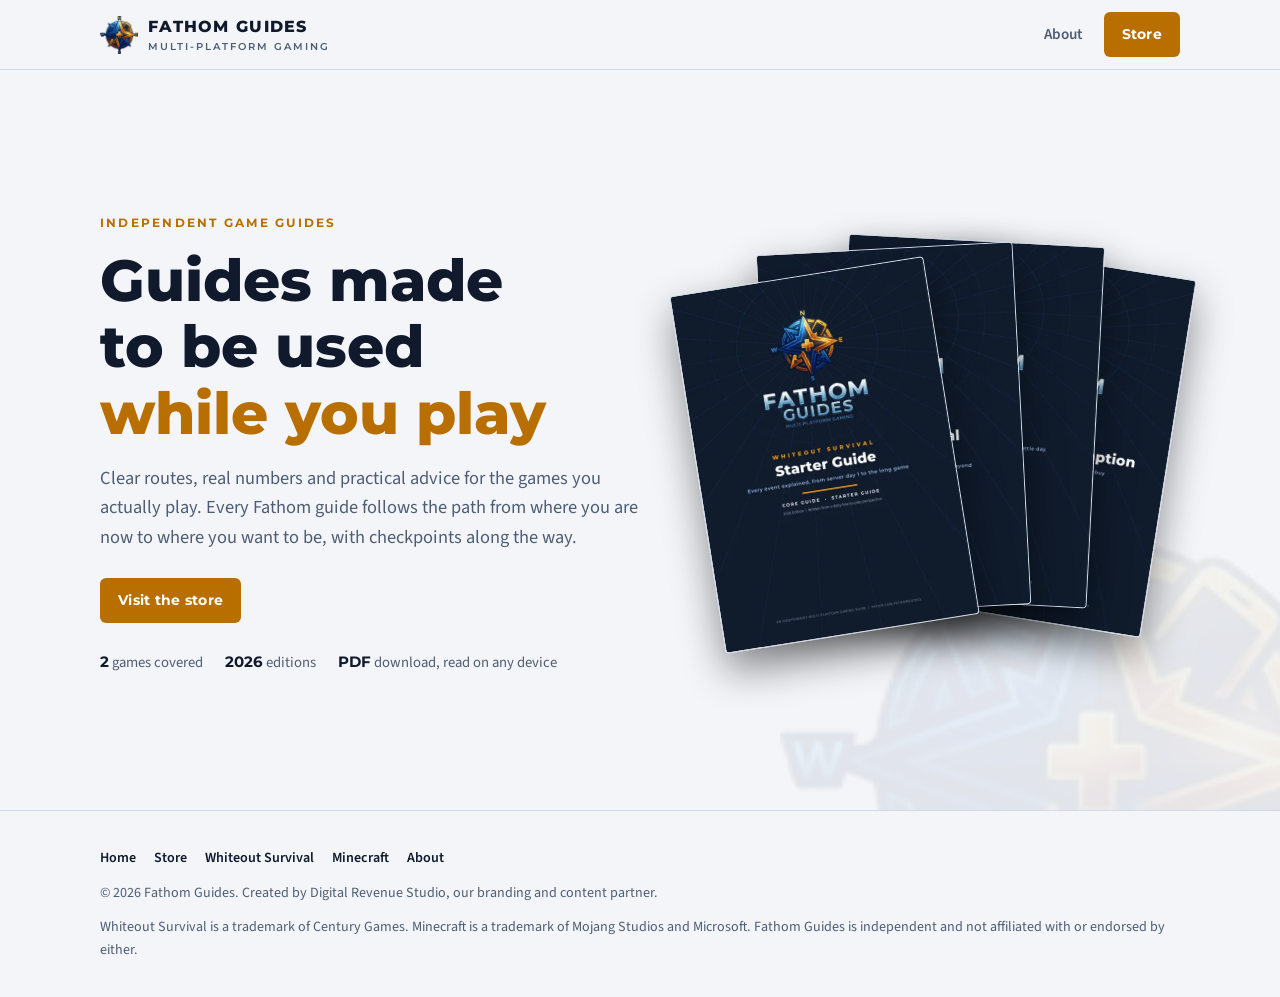
<file: index.html>
<!doctype html>
<html lang="en-GB"><head><meta charset="utf-8">
<meta name="viewport" content="width=device-width, initial-scale=1, viewport-fit=cover">
<title>Fathom Guides | Game guides made to be used while you play</title><meta name="description" content="Independent, practical game guides for Whiteout Survival and Minecraft. Clear routes, real numbers, made to be used while you play.">
<meta property="og:title" content="Fathom Guides | Game guides made to be used while you play"><meta property="og:description" content="Independent, practical game guides for Whiteout Survival and Minecraft. Clear routes, real numbers, made to be used while you play."><meta property="og:image" content="img/logo.webp">
<link rel="icon" type="image/png" href="img/favicon.png">
<link rel="preconnect" href="https://fonts.googleapis.com"><link rel="preconnect" href="https://fonts.gstatic.com" crossorigin>
<link rel="stylesheet" href="https://fonts.googleapis.com/css2?family=Montserrat:wght@600;700;800&family=Source+Sans+3:ital,wght@0,400;0,600;0,700;1,400&family=JetBrains+Mono:wght@500;700&display=swap">
<link rel="stylesheet" href="assets/style.css"></head>
<body>
<header class="top"><div class="wrap">
<a class="brand" href="index.html"><img src="img/compass.webp" alt=""><span>FATHOM GUIDES<small>MULTI-PLATFORM GAMING</small></span></a>
<nav aria-label="Main"><a class="navlink" href="about.html">About</a>
<a class="btn btn-gold" href="shop.html">Store</a></nav></div></header>
<main id="top">
<div class="hero home"><img class="bearing" src="img/compass.webp" alt=""><div class="wrap">
<div><div class="eyebrow">Independent game guides</div>
<h1>Guides made to be used <em>while you play</em></h1>
<p class="lead">Clear routes, real numbers and practical advice for the games you actually play. Every Fathom guide follows the path from where you are now to where you want to be, with checkpoints along the way.</p>
<div class="cta"><a class="btn btn-gold" href="shop.html">Visit the store</a></div>
<div class="facts"><span><b>2</b> games covered</span><span><b>2026</b> editions</span><span><b>PDF</b> download, read on any device</span></div></div>
<div class="fan" aria-hidden="true"><img src="img/wos-starter.webp" alt=""><img src="img/mc-manual.webp" alt=""><img src="img/wos-app2.webp" alt=""><img src="img/wos-app3.webp" alt=""></div>
</div></div>
</main><footer><div class="wrap">
<div class="links"><a href="index.html">Home</a><a href="shop.html">Store</a><a href="whiteout-survival.html">Whiteout Survival</a><a href="minecraft.html">Minecraft</a><a href="about.html">About</a></div>
<div>&copy; 2026 Fathom Guides. Created by Digital Revenue Studio, our branding and content partner.</div>
<div>Whiteout Survival is a trademark of Century Games. Minecraft is a trademark of Mojang Studios and Microsoft. Fathom Guides is independent and not affiliated with or endorsed by either.</div>
</div></footer>
<script src="data/updates.js"></script><script src="assets/site.js"></script>
</body></html>
</file>
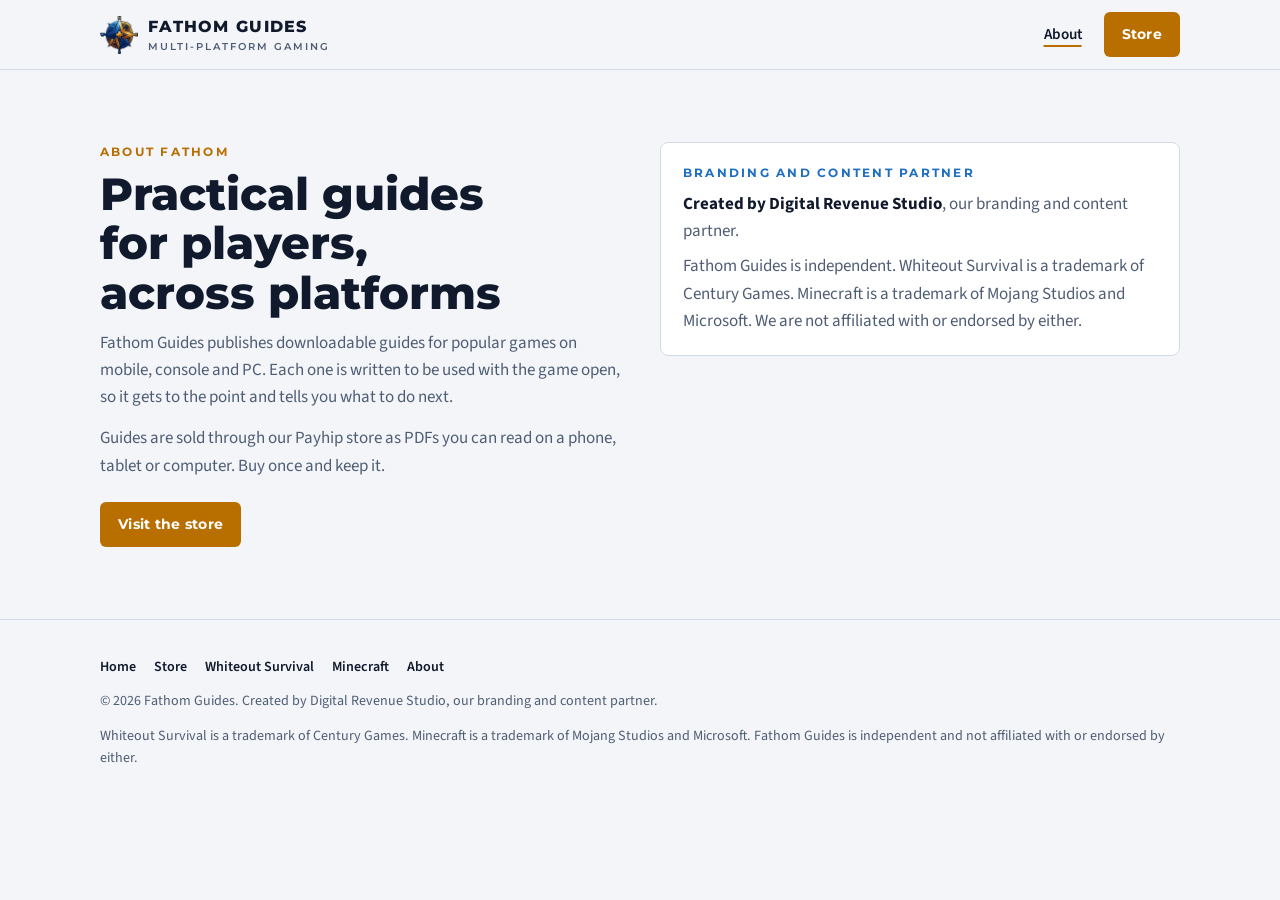
<file: about.html>
<!doctype html>
<html lang="en-GB"><head><meta charset="utf-8">
<meta name="viewport" content="width=device-width, initial-scale=1, viewport-fit=cover">
<title>About | Fathom Guides</title><meta name="description" content="About Fathom Guides, independent practical game guides created with Digital Revenue Studio.">
<meta property="og:title" content="About | Fathom Guides"><meta property="og:description" content="About Fathom Guides, independent practical game guides created with Digital Revenue Studio."><meta property="og:image" content="img/logo.webp">
<link rel="icon" type="image/png" href="img/favicon.png">
<link rel="preconnect" href="https://fonts.googleapis.com"><link rel="preconnect" href="https://fonts.gstatic.com" crossorigin>
<link rel="stylesheet" href="https://fonts.googleapis.com/css2?family=Montserrat:wght@600;700;800&family=Source+Sans+3:ital,wght@0,400;0,600;0,700;1,400&family=JetBrains+Mono:wght@500;700&display=swap">
<link rel="stylesheet" href="assets/style.css"></head>
<body>
<header class="top"><div class="wrap">
<a class="brand" href="index.html"><img src="img/compass.webp" alt=""><span>FATHOM GUIDES<small>MULTI-PLATFORM GAMING</small></span></a>
<nav aria-label="Main"><a class="navlink" href="about.html" aria-current="page">About</a>
<a class="btn btn-gold" href="shop.html">Store</a></nav></div></header>
<main>
<section id="about" class="about-page"><div class="wrap about">
<div><div class="eyebrow">About Fathom</div>
<h1 class="h-page">Practical guides for players, across platforms</h1>
<p>Fathom Guides publishes downloadable guides for popular games on mobile, console and PC. Each one is written to be used with the game open, so it gets to the point and tells you what to do next.</p>
<p>Guides are sold through our Payhip store as PDFs you can read on a phone, tablet or computer. Buy once and keep it.</p>
<div class="cta" style="margin-top:22px"><a class="btn btn-gold" href="shop.html">Visit the store</a></div></div>
<div class="partner"><div class="eyebrow">Branding and content partner</div>
<p><strong style="color:var(--fg)">Created by Digital Revenue Studio</strong>, our branding and content partner.</p>
<p>Fathom Guides is independent. Whiteout Survival is a trademark of Century Games. Minecraft is a trademark of Mojang Studios and Microsoft. We are not affiliated with or endorsed by either.</p></div>
</div></section>
</main><footer><div class="wrap">
<div class="links"><a href="index.html">Home</a><a href="shop.html">Store</a><a href="whiteout-survival.html">Whiteout Survival</a><a href="minecraft.html">Minecraft</a><a href="about.html">About</a></div>
<div>&copy; 2026 Fathom Guides. Created by Digital Revenue Studio, our branding and content partner.</div>
<div>Whiteout Survival is a trademark of Century Games. Minecraft is a trademark of Mojang Studios and Microsoft. Fathom Guides is independent and not affiliated with or endorsed by either.</div>
</div></footer>
<script src="data/updates.js"></script><script src="assets/site.js"></script>
</body></html>
</file>
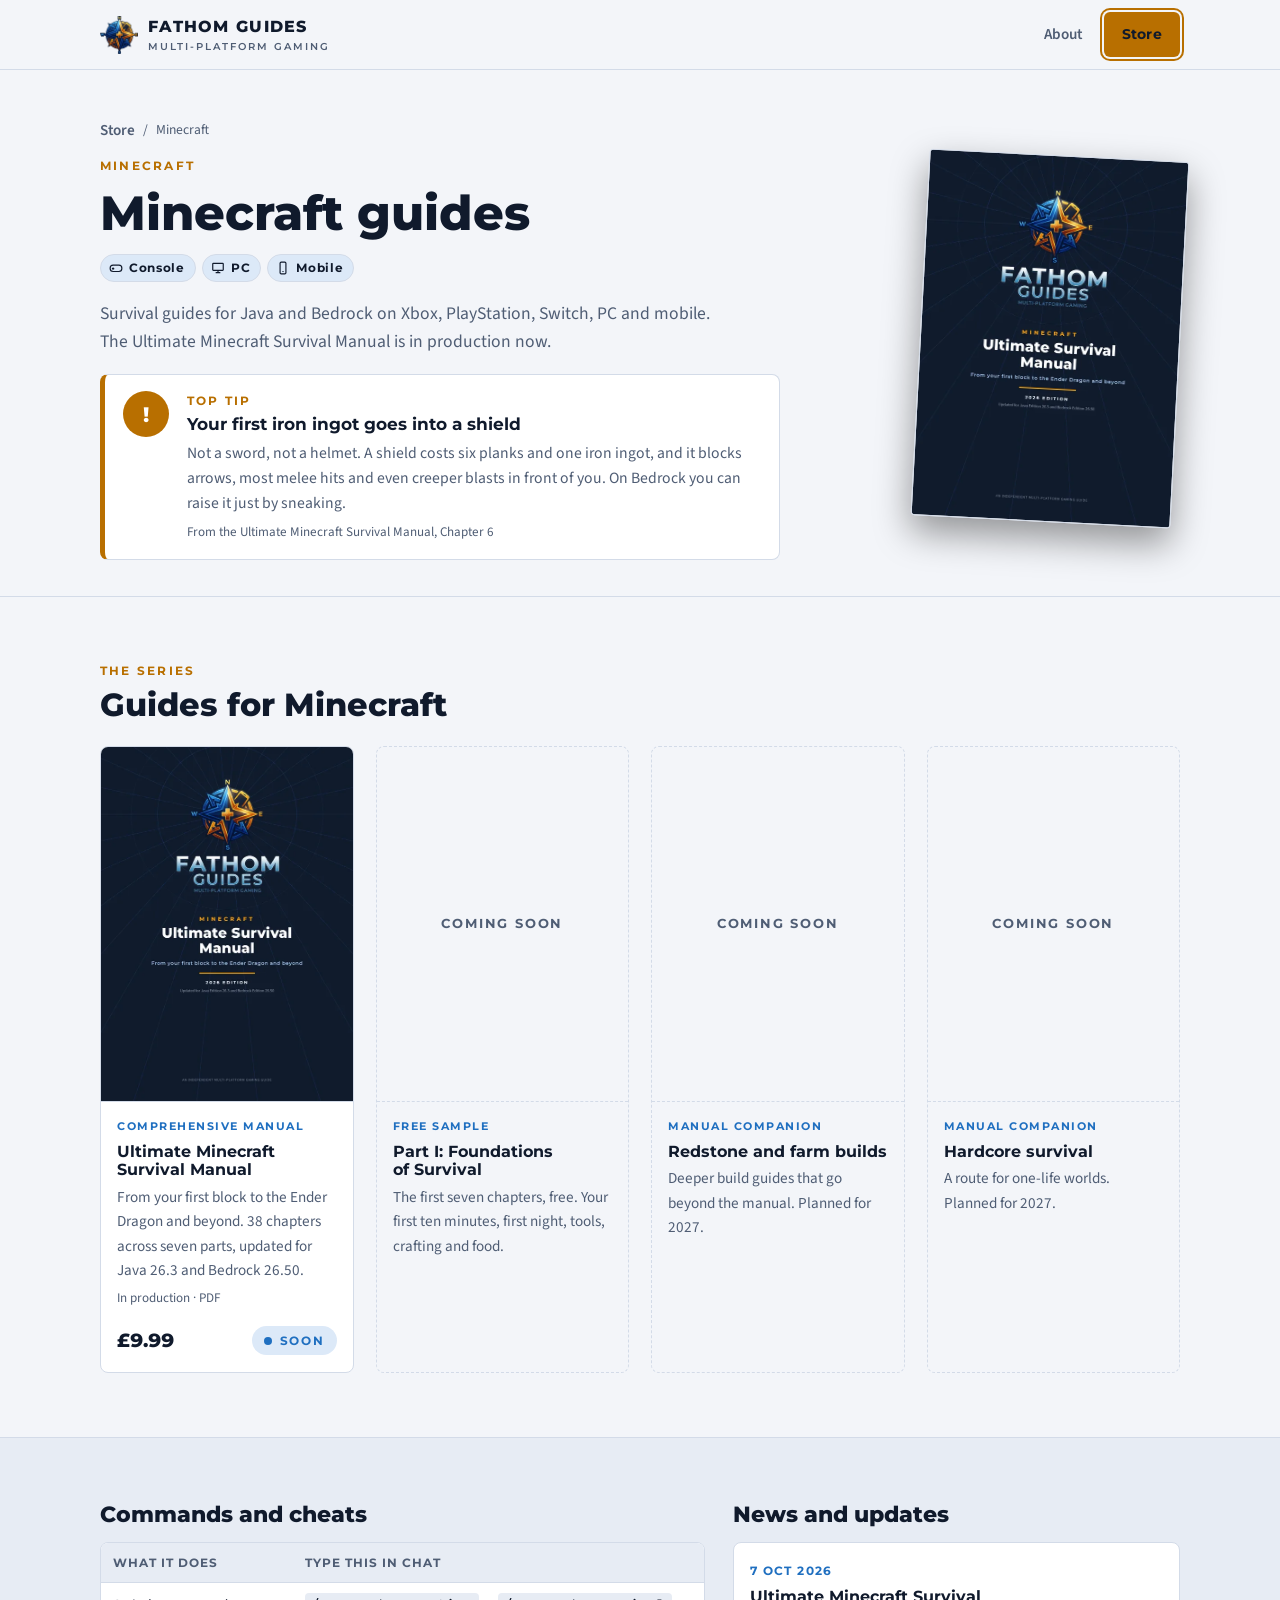
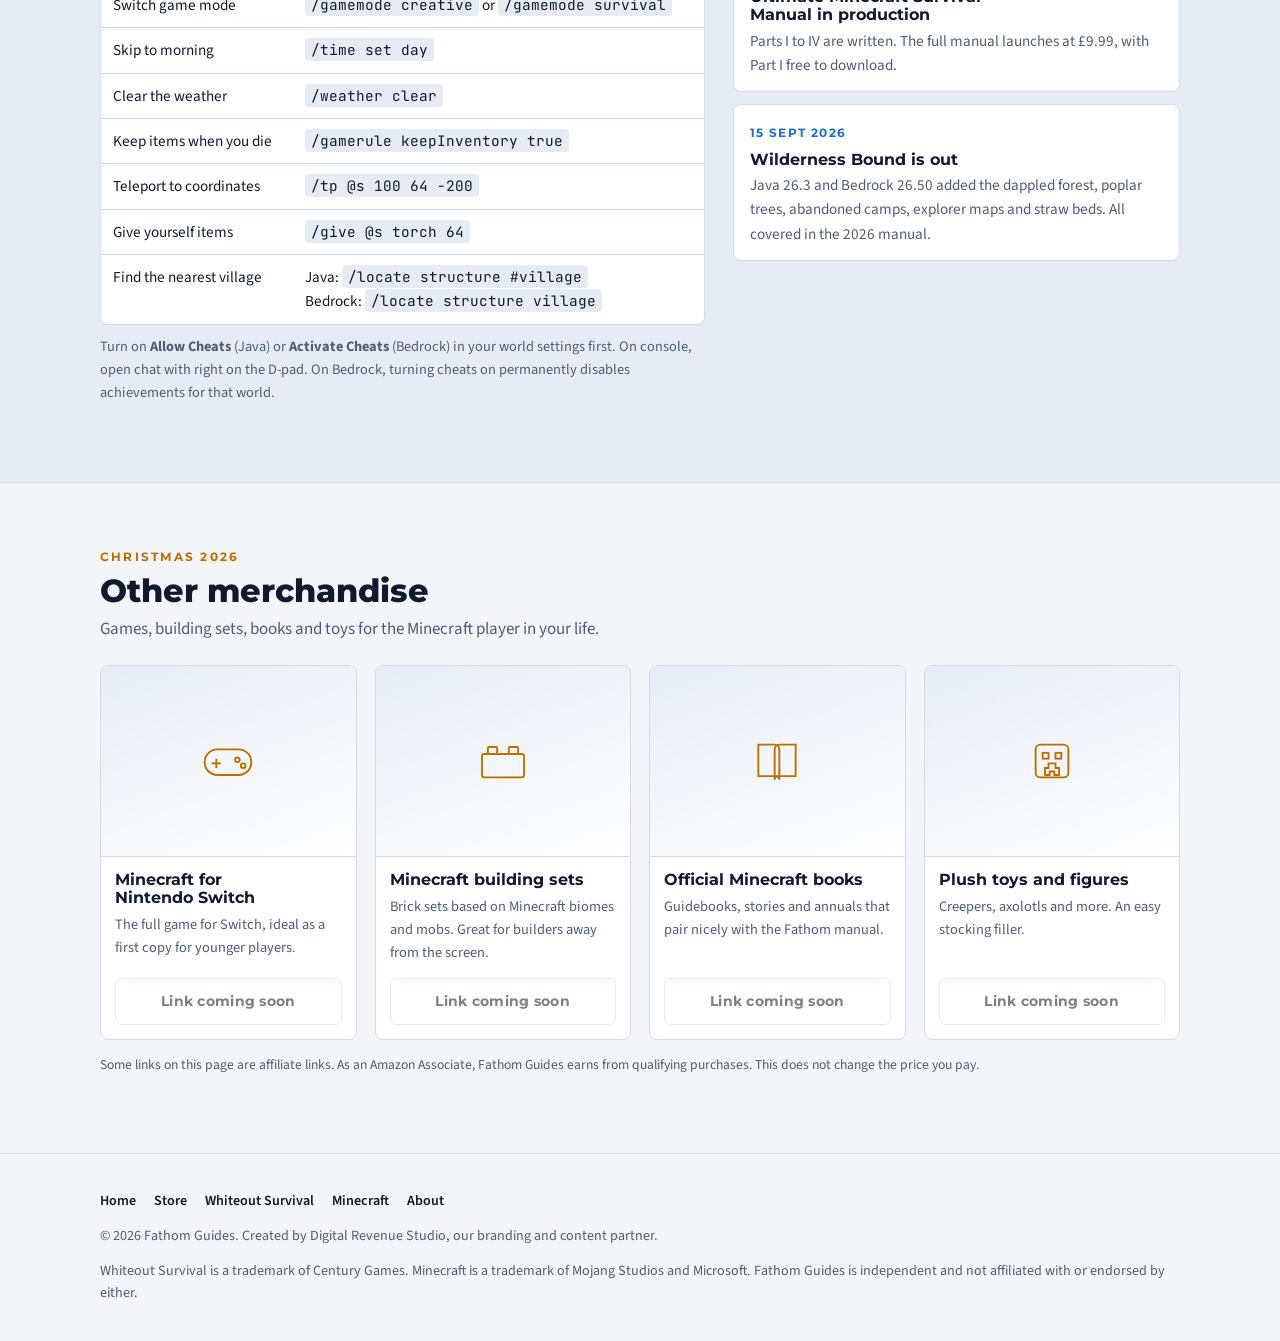
<file: minecraft.html>
<!doctype html>
<html lang="en-GB"><head><meta charset="utf-8">
<meta name="viewport" content="width=device-width, initial-scale=1, viewport-fit=cover">
<title>Minecraft Guides | Fathom Guides</title><meta name="description" content="The Ultimate Minecraft Survival Manual, Minecraft commands and cheats, news and gift ideas.">
<meta property="og:title" content="Minecraft Guides | Fathom Guides"><meta property="og:description" content="The Ultimate Minecraft Survival Manual, Minecraft commands and cheats, news and gift ideas."><meta property="og:image" content="img/logo.webp">
<link rel="icon" type="image/png" href="img/favicon.png">
<link rel="preconnect" href="https://fonts.googleapis.com"><link rel="preconnect" href="https://fonts.gstatic.com" crossorigin>
<link rel="stylesheet" href="https://fonts.googleapis.com/css2?family=Montserrat:wght@600;700;800&family=Source+Sans+3:ital,wght@0,400;0,600;0,700;1,400&family=JetBrains+Mono:wght@500;700&display=swap">
<link rel="stylesheet" href="assets/style.css"></head>
<body>
<header class="top"><div class="wrap">
<a class="brand" href="index.html"><img src="img/compass.webp" alt=""><span>FATHOM GUIDES<small>MULTI-PLATFORM GAMING</small></span></a>
<nav aria-label="Main"><a class="navlink" href="about.html">About</a>
<a class="btn btn-gold" href="shop.html" aria-current="page">Store</a></nav></div></header>
<main>
<div class="page-hero"><div class="wrap">
<div><nav class="crumb" aria-label="Breadcrumb"><a href="shop.html">Store</a><span aria-hidden="true">/</span><span>Minecraft</span></nav><div class="eyebrow">Minecraft</div><h1>Minecraft guides</h1>
<div class="badges"><span class="badge"><svg viewBox="0 0 24 24"><rect x="2" y="7" width="20" height="11" rx="5"/><path d="M7 11v4M5 13h4"/><path d="M15 12h.01M18 14h.01"/></svg>Console</span><span class="badge"><svg viewBox="0 0 24 24"><rect x="3" y="4" width="18" height="12" rx="1"/><path d="M8 20h8M12 16v4"/></svg>PC</span><span class="badge"><svg viewBox="0 0 24 24"><rect x="7" y="2" width="10" height="20" rx="2"/><path d="M11 18h2"/></svg>Mobile</span></div>
<p>Survival guides for Java and Bedrock on Xbox, PlayStation, Switch, PC and mobile. The Ultimate Minecraft Survival Manual is in production now.</p>
<div class="tip hero-tip"><div class="ico">!</div><div><div class="eyebrow">Top tip</div>
<h3>Your first iron ingot goes into a shield</h3><p>Not a sword, not a helmet. A shield costs six planks and one iron ingot, and it blocks arrows, most melee hits and even creeper blasts in front of you. On Bedrock you can raise it just by sneaking.</p><p class="src">From the Ultimate Minecraft Survival Manual, Chapter 6</p></div></div></div>
<div class="art"><img src="img/mc-manual.webp" alt=""></div>
</div></div>

<section id="guides"><div class="wrap">
<div class="section-head"><div class="eyebrow">The series</div><h2>Guides for Minecraft</h2></div>
<div class="grid">
<article class="prod"><img src="img/mc-manual.webp" alt="Ultimate Minecraft Survival Manual cover" loading="lazy">
<div class="body"><span class="kind">Comprehensive Manual</span><h3>Ultimate Minecraft Survival Manual</h3>
<p>From your first block to the Ender Dragon and beyond. 38 chapters across seven parts, updated for Java 26.3 and Bedrock 26.50.</p>
<span class="meta">In production · PDF</span>
<div class="row"><span class="price">£9.99</span><span class="status"><i></i>SOON</span></div></div></article>
<article class="prod soon"><div class="ph">COMING SOON</div>
<div class="body"><span class="kind">Free sample</span><h3>Part I: Foundations of Survival</h3><p>The first seven chapters, free. Your first ten minutes, first night, tools, crafting and food.</p></div></article>
<article class="prod soon"><div class="ph">COMING SOON</div>
<div class="body"><span class="kind">Manual Companion</span><h3>Redstone and farm builds</h3><p>Deeper build guides that go beyond the manual. Planned for 2027.</p></div></article>
<article class="prod soon"><div class="ph">COMING SOON</div>
<div class="body"><span class="kind">Manual Companion</span><h3>Hardcore survival</h3><p>A route for one-life worlds. Planned for 2027.</p></div></article>
</div></div></section>


<section id="updates" class="alt"><div class="wrap updates">
<div><div class="panel-title"><h2>Commands and cheats</h2></div>
<div class="tablewrap"><table class="cmd"><thead><tr><th>What it does</th><th>Type this in chat</th></tr></thead><tbody><tr><td>Switch game mode</td><td><code>/gamemode creative</code> or <code>/gamemode survival</code></td></tr><tr><td>Skip to morning</td><td><code>/time set day</code></td></tr><tr><td>Clear the weather</td><td><code>/weather clear</code></td></tr><tr><td>Keep items when you die</td><td><code>/gamerule keepInventory true</code></td></tr><tr><td>Teleport to coordinates</td><td><code>/tp @s 100 64 -200</code></td></tr><tr><td>Give yourself items</td><td><code>/give @s torch 64</code></td></tr><tr><td>Find the nearest village</td><td>Java: <code>/locate structure #village</code><br>Bedrock: <code>/locate structure village</code></td></tr></tbody></table></div>
<p class="note">Turn on <strong>Allow Cheats</strong> (Java) or <strong>Activate Cheats</strong> (Bedrock) in your world settings first. On console, open chat with right on the D-pad. On Bedrock, turning cheats on permanently disables achievements for that world.</p></div>
<div><div class="panel-title"><h2>News and updates</h2></div><ul class="news" data-news="mcNews"></ul></div>
</div></section>

<section id="merch"><div class="wrap">
<div class="section-head"><div class="eyebrow">Christmas 2026</div><h2>Other merchandise</h2><p>Games, building sets, books and toys for the Minecraft player in your life.</p></div>
<div class="merch" data-merch="mcMerch"></div><p class="disclose">Some links on this page are affiliate links. As an Amazon Associate, Fathom Guides earns from qualifying purchases. This does not change the price you pay.</p></div></section>
</main><footer><div class="wrap">
<div class="links"><a href="index.html">Home</a><a href="shop.html">Store</a><a href="whiteout-survival.html">Whiteout Survival</a><a href="minecraft.html">Minecraft</a><a href="about.html">About</a></div>
<div>&copy; 2026 Fathom Guides. Created by Digital Revenue Studio, our branding and content partner.</div>
<div>Whiteout Survival is a trademark of Century Games. Minecraft is a trademark of Mojang Studios and Microsoft. Fathom Guides is independent and not affiliated with or endorsed by either.</div>
</div></footer>
<script src="data/updates.js"></script><script src="assets/site.js"></script>
</body></html>
</file>
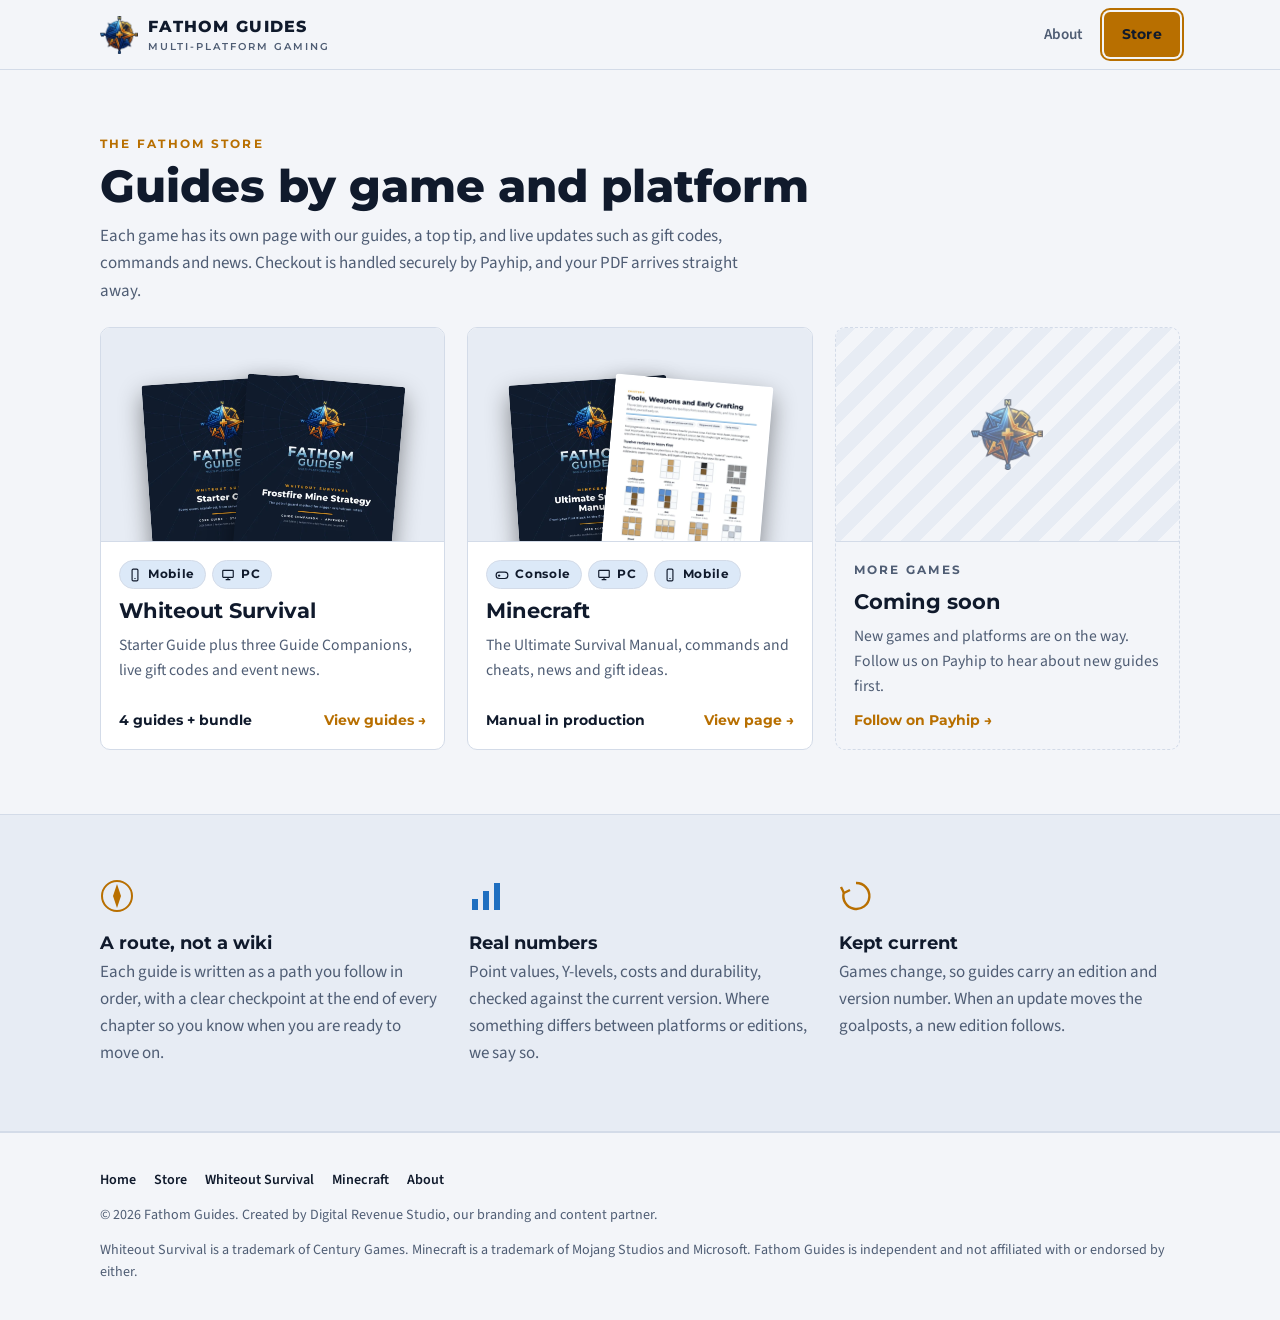
<file: shop.html>
<!doctype html>
<html lang="en-GB"><head><meta charset="utf-8">
<meta name="viewport" content="width=device-width, initial-scale=1, viewport-fit=cover">
<title>Store | Fathom Guides</title><meta name="description" content="Browse Fathom guides by game and platform: Whiteout Survival, Minecraft and more on the way.">
<meta property="og:title" content="Store | Fathom Guides"><meta property="og:description" content="Browse Fathom guides by game and platform: Whiteout Survival, Minecraft and more on the way."><meta property="og:image" content="img/logo.webp">
<link rel="icon" type="image/png" href="img/favicon.png">
<link rel="preconnect" href="https://fonts.googleapis.com"><link rel="preconnect" href="https://fonts.gstatic.com" crossorigin>
<link rel="stylesheet" href="https://fonts.googleapis.com/css2?family=Montserrat:wght@600;700;800&family=Source+Sans+3:ital,wght@0,400;0,600;0,700;1,400&family=JetBrains+Mono:wght@500;700&display=swap">
<link rel="stylesheet" href="assets/style.css"></head>
<body>
<header class="top"><div class="wrap">
<a class="brand" href="index.html"><img src="img/compass.webp" alt=""><span>FATHOM GUIDES<small>MULTI-PLATFORM GAMING</small></span></a>
<nav aria-label="Main"><a class="navlink" href="about.html">About</a>
<a class="btn btn-gold" href="shop.html" aria-current="page">Store</a></nav></div></header>
<main>
<section id="games"><div class="wrap">
<div class="section-head"><div class="eyebrow">The Fathom store</div><h1 class="h-page">Guides by game and platform</h1>
<p>Each game has its own page with our guides, a top tip, and live updates such as gift codes, commands and news. Checkout is handled securely by Payhip, and your PDF arrives straight away.</p></div>
<div class="games">
<a class="game" href="whiteout-survival.html"><div class="shot"><img src="img/wos-starter.webp" alt=""><img src="img/wos-app1.webp" alt=""></div>
<div class="body"><div class="badges"><span class="badge"><svg viewBox="0 0 24 24"><rect x="7" y="2" width="10" height="20" rx="2"/><path d="M11 18h2"/></svg>Mobile</span><span class="badge"><svg viewBox="0 0 24 24"><rect x="3" y="4" width="18" height="12" rx="1"/><path d="M8 20h8M12 16v4"/></svg>PC</span></div><h3>Whiteout Survival</h3><p>Starter Guide plus three Guide Companions, live gift codes and event news.</p>
<div class="foot"><span>4 guides + bundle</span><span class="go">View guides &rarr;</span></div></div></a>
<a class="game" href="minecraft.html"><div class="shot"><img src="img/mc-manual.webp" alt=""><img src="img/mc-inside.webp" alt=""></div>
<div class="body"><div class="badges"><span class="badge"><svg viewBox="0 0 24 24"><rect x="2" y="7" width="20" height="11" rx="5"/><path d="M7 11v4M5 13h4"/><path d="M15 12h.01M18 14h.01"/></svg>Console</span><span class="badge"><svg viewBox="0 0 24 24"><rect x="3" y="4" width="18" height="12" rx="1"/><path d="M8 20h8M12 16v4"/></svg>PC</span><span class="badge"><svg viewBox="0 0 24 24"><rect x="7" y="2" width="10" height="20" rx="2"/><path d="M11 18h2"/></svg>Mobile</span></div><h3>Minecraft</h3><p>The Ultimate Survival Manual, commands and cheats, news and gift ideas.</p>
<div class="foot"><span>Manual in production</span><span class="go">View page &rarr;</span></div></div></a>
<div class="game soon"><div class="shot"><img src="img/compass.webp" alt=""></div>
<div class="body"><span class="eyebrow" style="color:var(--muted)">More games</span><h3>Coming soon</h3><p>New games and platforms are on the way. Follow us on Payhip to hear about new guides first.</p>
<div class="foot"><a class="go" href="https://payhip.com/FathomGuides" style="text-decoration:none">Follow on Payhip &rarr;</a></div></div></div>
</div></div></section>

<section class="alt" aria-label="How Fathom guides work"><div class="wrap principles">
<div><svg viewBox="0 0 34 34" aria-hidden="true"><circle cx="17" cy="17" r="15" fill="none" stroke="var(--gold)" stroke-width="2"/><path d="M17 5 L21 17 L17 29 L13 17 Z" fill="var(--gold)"/></svg>
<h3>A route, not a wiki</h3><p>Each guide is written as a path you follow in order, with a clear checkpoint at the end of every chapter so you know when you are ready to move on.</p></div>
<div><svg viewBox="0 0 34 34" aria-hidden="true"><rect x="3" y="20" width="6" height="11" fill="var(--blue)"/><rect x="14" y="12" width="6" height="19" fill="var(--blue)"/><rect x="25" y="4" width="6" height="27" fill="var(--blue)"/></svg>
<h3>Real numbers</h3><p>Point values, Y-levels, costs and durability, checked against the current version. Where something differs between platforms or editions, we say so.</p></div>
<div><svg viewBox="0 0 34 34" aria-hidden="true"><path d="M17 4 A13 13 0 1 1 5 13" fill="none" stroke="var(--gold)" stroke-width="2.4"/><path d="M2 8 L5 14 L11 11" fill="none" stroke="var(--gold)" stroke-width="2.4"/></svg>
<h3>Kept current</h3><p>Games change, so guides carry an edition and version number. When an update moves the goalposts, a new edition follows.</p></div>
</div></section>
</main><footer><div class="wrap">
<div class="links"><a href="index.html">Home</a><a href="shop.html">Store</a><a href="whiteout-survival.html">Whiteout Survival</a><a href="minecraft.html">Minecraft</a><a href="about.html">About</a></div>
<div>&copy; 2026 Fathom Guides. Created by Digital Revenue Studio, our branding and content partner.</div>
<div>Whiteout Survival is a trademark of Century Games. Minecraft is a trademark of Mojang Studios and Microsoft. Fathom Guides is independent and not affiliated with or endorsed by either.</div>
</div></footer>
<script src="data/updates.js"></script><script src="assets/site.js"></script>
</body></html>
</file>
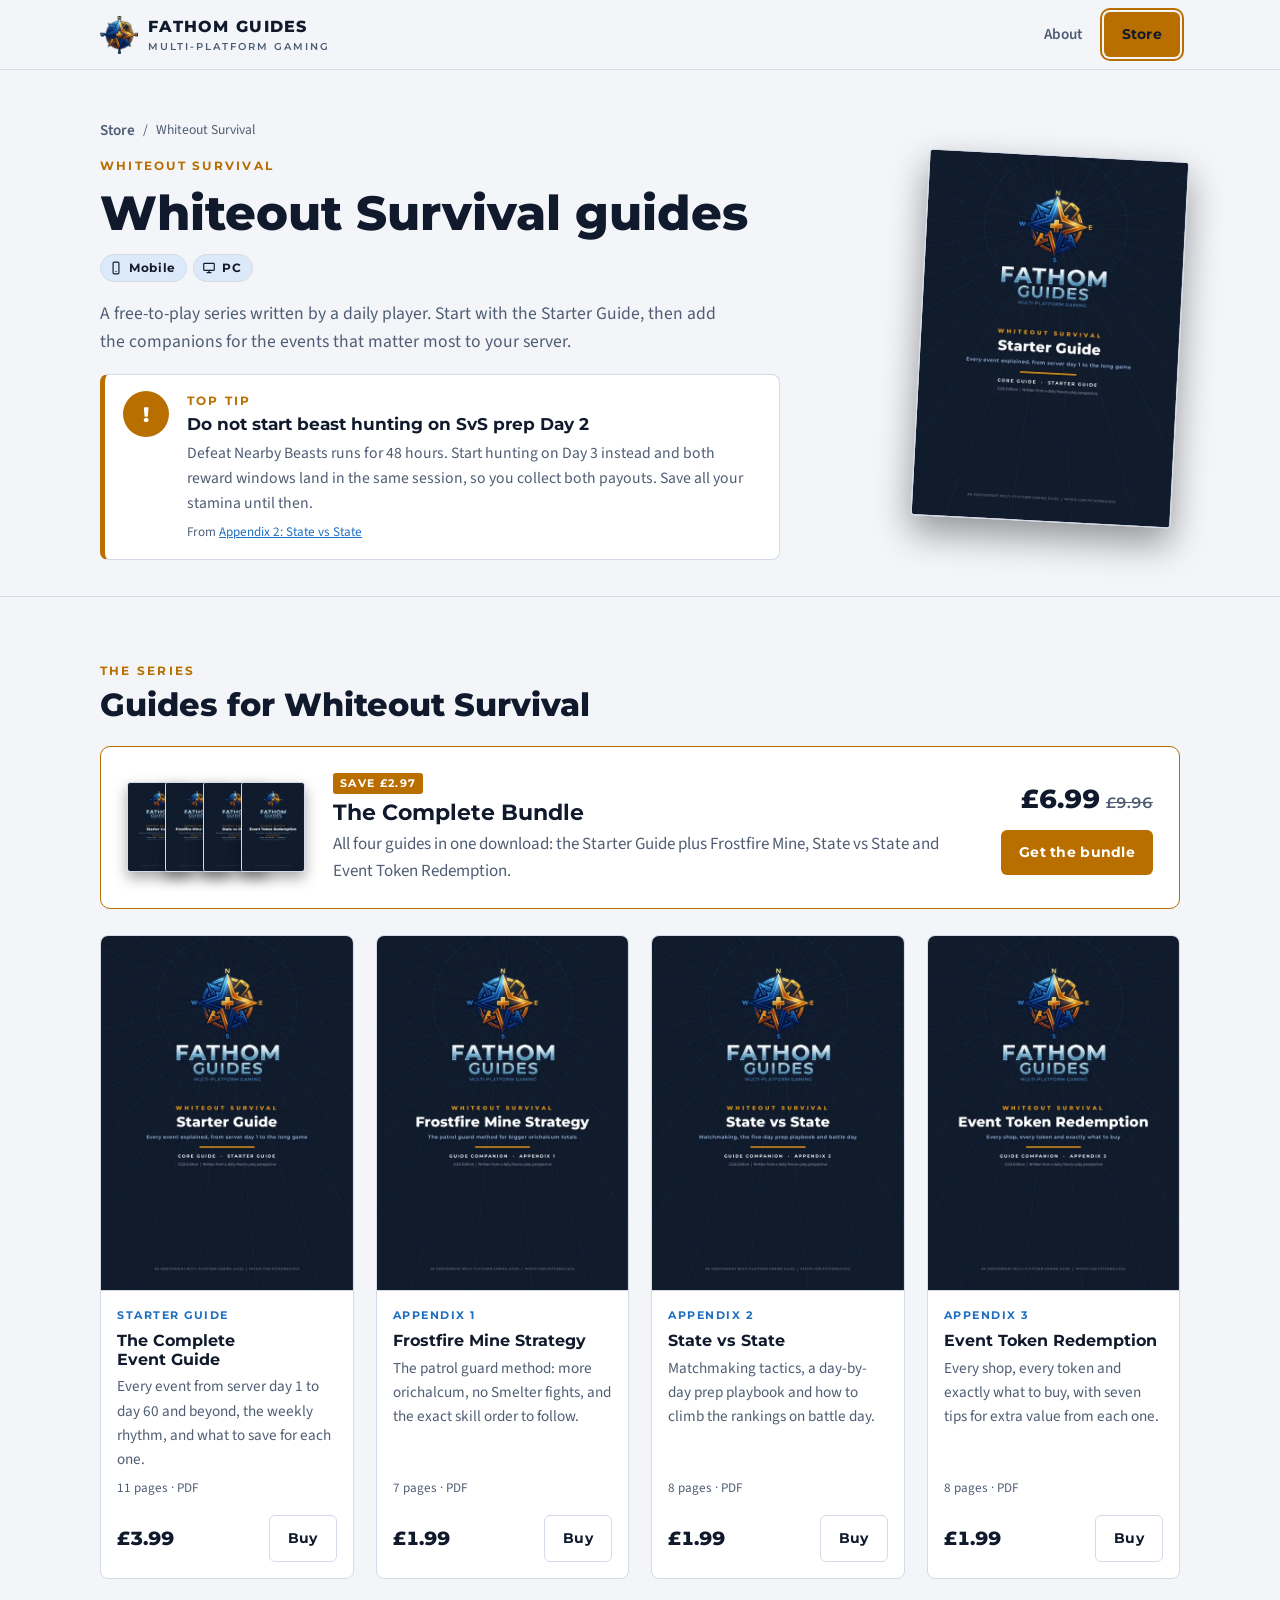
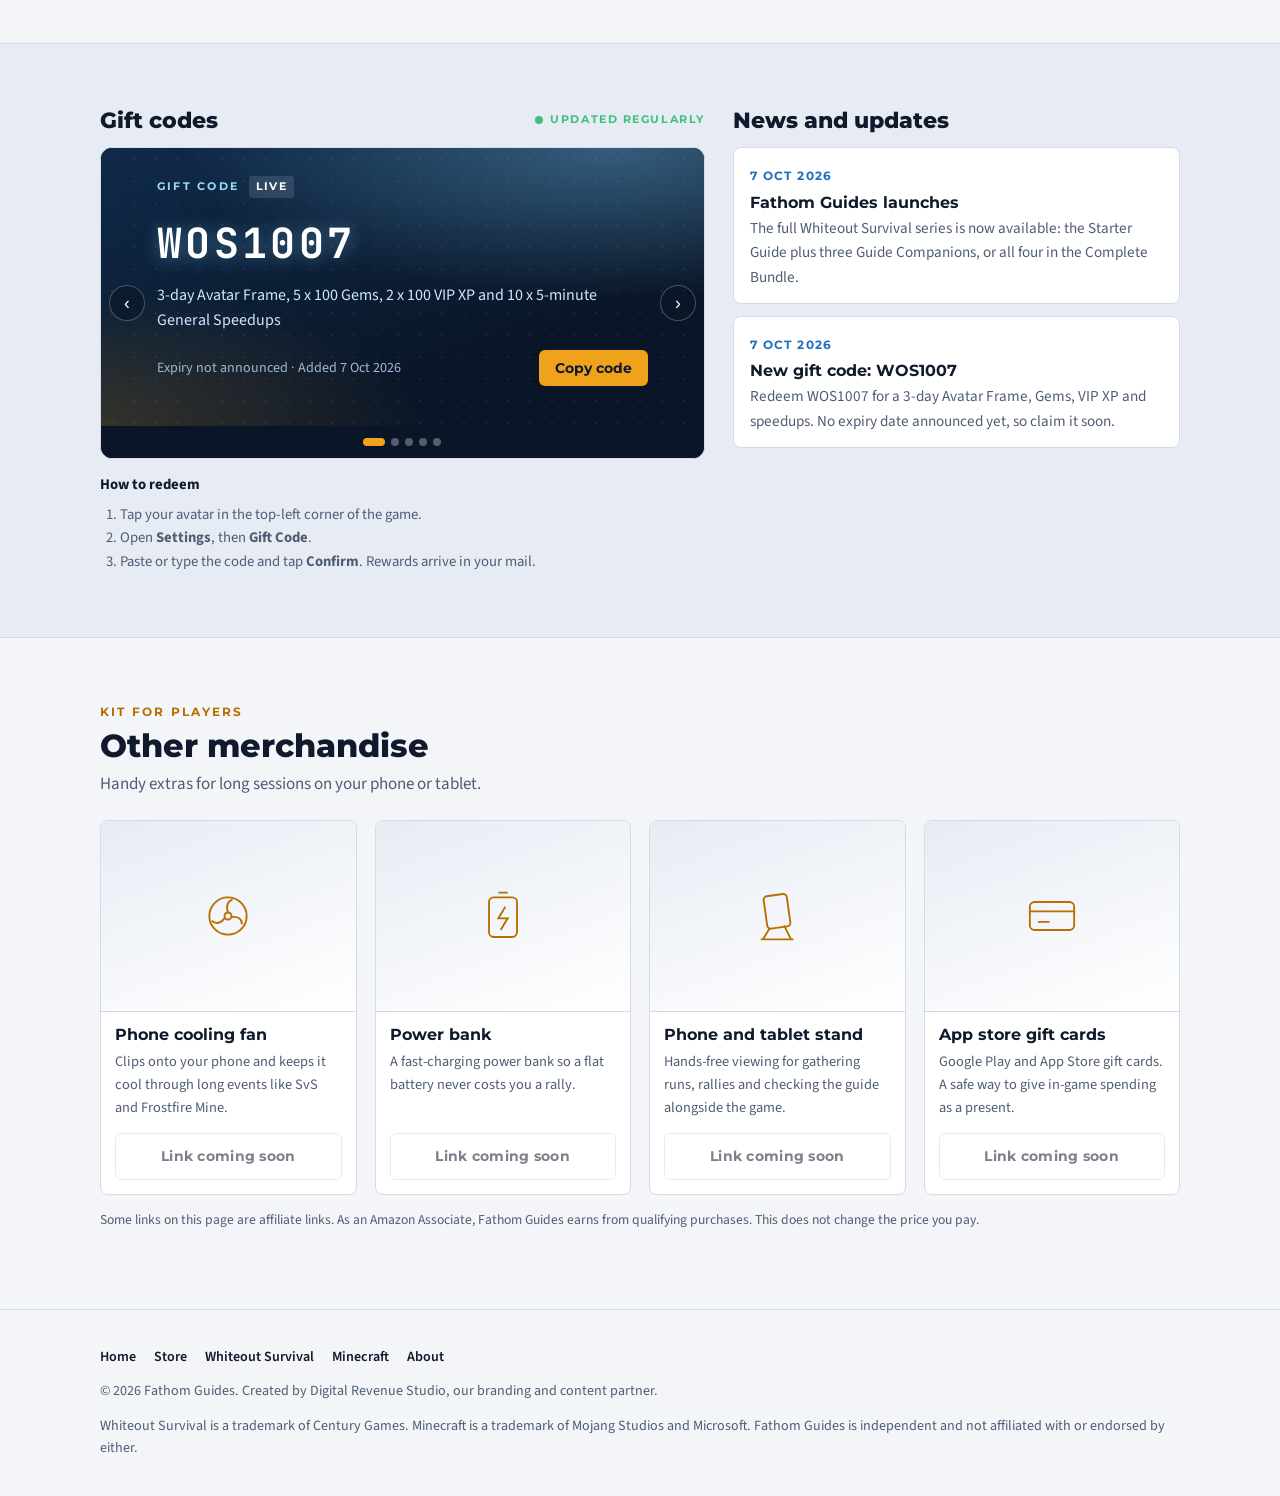
<file: whiteout-survival.html>
<!doctype html>
<html lang="en-GB"><head><meta charset="utf-8">
<meta name="viewport" content="width=device-width, initial-scale=1, viewport-fit=cover">
<title>Whiteout Survival Guides | Fathom Guides</title><meta name="description" content="Whiteout Survival guides for free-to-play players, plus live gift codes and event news.">
<meta property="og:title" content="Whiteout Survival Guides | Fathom Guides"><meta property="og:description" content="Whiteout Survival guides for free-to-play players, plus live gift codes and event news."><meta property="og:image" content="img/logo.webp">
<link rel="icon" type="image/png" href="img/favicon.png">
<link rel="preconnect" href="https://fonts.googleapis.com"><link rel="preconnect" href="https://fonts.gstatic.com" crossorigin>
<link rel="stylesheet" href="https://fonts.googleapis.com/css2?family=Montserrat:wght@600;700;800&family=Source+Sans+3:ital,wght@0,400;0,600;0,700;1,400&family=JetBrains+Mono:wght@500;700&display=swap">
<link rel="stylesheet" href="assets/style.css"></head>
<body>
<header class="top"><div class="wrap">
<a class="brand" href="index.html"><img src="img/compass.webp" alt=""><span>FATHOM GUIDES<small>MULTI-PLATFORM GAMING</small></span></a>
<nav aria-label="Main"><a class="navlink" href="about.html">About</a>
<a class="btn btn-gold" href="shop.html" aria-current="page">Store</a></nav></div></header>
<main>
<div class="page-hero"><div class="wrap">
<div><nav class="crumb" aria-label="Breadcrumb"><a href="shop.html">Store</a><span aria-hidden="true">/</span><span>Whiteout Survival</span></nav><div class="eyebrow">Whiteout Survival</div><h1>Whiteout Survival guides</h1>
<div class="badges"><span class="badge"><svg viewBox="0 0 24 24"><rect x="7" y="2" width="10" height="20" rx="2"/><path d="M11 18h2"/></svg>Mobile</span><span class="badge"><svg viewBox="0 0 24 24"><rect x="3" y="4" width="18" height="12" rx="1"/><path d="M8 20h8M12 16v4"/></svg>PC</span></div>
<p>A free-to-play series written by a daily player. Start with the Starter Guide, then add the companions for the events that matter most to your server.</p>
<div class="tip hero-tip"><div class="ico">!</div><div><div class="eyebrow">Top tip</div>
<h3>Do not start beast hunting on SvS prep Day 2</h3><p>Defeat Nearby Beasts runs for 48 hours. Start hunting on Day 3 instead and both reward windows land in the same session, so you collect both payouts. Save all your stamina until then.</p><p class="src">From <a href="https://payhip.com/b/0gs9B">Appendix 2: State vs State</a></p></div></div></div>
<div class="art"><img src="img/wos-starter.webp" alt=""></div>
</div></div>

<section id="guides"><div class="wrap">
<div class="section-head"><div class="eyebrow">The series</div><h2>Guides for Whiteout Survival</h2></div>
<div class="bundle">
<div class="covers" aria-hidden="true"><img src="img/wos-starter.webp" alt=""><img src="img/wos-app1.webp" alt=""><img src="img/wos-app2.webp" alt=""><img src="img/wos-app3.webp" alt=""></div>
<div><span class="save">SAVE £2.97</span><h3>The Complete Bundle</h3><p>All four guides in one download: the Starter Guide plus Frostfire Mine, State vs State and Event Token Redemption.</p></div>
<div class="buy"><div class="price">£6.99<s>£9.96</s></div><a class="btn btn-gold" href="https://payhip.com/b/kHIbB">Get the bundle</a></div></div>
<div class="grid">
<article class="prod"><img src="img/wos-starter.webp" alt="The Complete Event Guide cover" loading="lazy">
<div class="body"><span class="kind">Starter Guide</span><h3>The Complete Event Guide</h3><p>Every event from server day 1 to day 60 and beyond, the weekly rhythm, and what to save for each one.</p><span class="meta">11 pages · PDF</span>
<div class="row"><span class="price">£3.99</span><a class="btn btn-line" href="https://payhip.com/b/AlI4h">Buy</a></div></div></article>
<article class="prod"><img src="img/wos-app1.webp" alt="Frostfire Mine Strategy cover" loading="lazy">
<div class="body"><span class="kind">Appendix 1</span><h3>Frostfire Mine Strategy</h3><p>The patrol guard method: more orichalcum, no Smelter fights, and the exact skill order to follow.</p><span class="meta">7 pages · PDF</span>
<div class="row"><span class="price">£1.99</span><a class="btn btn-line" href="https://payhip.com/b/5BSVq">Buy</a></div></div></article>
<article class="prod"><img src="img/wos-app2.webp" alt="State vs State cover" loading="lazy">
<div class="body"><span class="kind">Appendix 2</span><h3>State vs State</h3><p>Matchmaking tactics, a day-by-day prep playbook and how to climb the rankings on battle day.</p><span class="meta">8 pages · PDF</span>
<div class="row"><span class="price">£1.99</span><a class="btn btn-line" href="https://payhip.com/b/0gs9B">Buy</a></div></div></article>
<article class="prod"><img src="img/wos-app3.webp" alt="Event Token Redemption cover" loading="lazy">
<div class="body"><span class="kind">Appendix 3</span><h3>Event Token Redemption</h3><p>Every shop, every token and exactly what to buy, with seven tips for extra value from each one.</p><span class="meta">8 pages · PDF</span>
<div class="row"><span class="price">£1.99</span><a class="btn btn-line" href="https://payhip.com/b/0Y7ZK">Buy</a></div></div></article>
</div></div></section>


<section id="updates" class="alt"><div class="wrap updates">
<div><div class="panel-title"><h2>Gift codes</h2><span class="live"><i></i>UPDATED REGULARLY</span></div>
<div class="carousel" data-codes="wosCodes" aria-roledescription="carousel" aria-label="Whiteout Survival gift codes"></div>
<div class="redeem"><strong style="color:var(--fg)">How to redeem</strong><ol>
<li>Tap your avatar in the top-left corner of the game.</li>
<li>Open <strong>Settings</strong>, then <strong>Gift Code</strong>.</li>
<li>Paste or type the code and tap <strong>Confirm</strong>. Rewards arrive in your mail.</li></ol></div></div>
<div><div class="panel-title"><h2>News and updates</h2></div><ul class="news" data-news="wosNews"></ul></div>
</div></section>

<section id="merch"><div class="wrap">
<div class="section-head"><div class="eyebrow">Kit for players</div><h2>Other merchandise</h2><p>Handy extras for long sessions on your phone or tablet.</p></div>
<div class="merch" data-merch="wosMerch"></div><p class="disclose">Some links on this page are affiliate links. As an Amazon Associate, Fathom Guides earns from qualifying purchases. This does not change the price you pay.</p></div></section>
</main><footer><div class="wrap">
<div class="links"><a href="index.html">Home</a><a href="shop.html">Store</a><a href="whiteout-survival.html">Whiteout Survival</a><a href="minecraft.html">Minecraft</a><a href="about.html">About</a></div>
<div>&copy; 2026 Fathom Guides. Created by Digital Revenue Studio, our branding and content partner.</div>
<div>Whiteout Survival is a trademark of Century Games. Minecraft is a trademark of Mojang Studios and Microsoft. Fathom Guides is independent and not affiliated with or endorsed by either.</div>
</div></footer>
<script src="data/updates.js"></script><script src="assets/site.js"></script>
</body></html>
</file>
<file: assets/style.css>
/* Layout: dark navy storefront, centred 1120px column, hero with fanned covers, series grid, manual teaser, about strip */
:root{
  --bg:#0d1626; --bg-2:#131f35; --card:#18263f; --line:#26385a;
  --fg:#eef2f8; --muted:#a3b2c9; --gold:#f0a21a; --blue:#4d9be6; --blue-soft:#1d3456;
  --on-gold:#101a2c;
  --font-display:"Montserrat","Segoe UI",Arial,sans-serif;
  --font-body:"Source Sans 3","Segoe UI",Arial,sans-serif;
  color-scheme:dark;
}
@media (prefers-color-scheme: light){:root:not([data-theme="dark"]){
  --bg:#f3f5f9; --bg-2:#e7ecf4; --card:#ffffff; --line:#d3dbe8;
  --fg:#101a2c; --muted:#4f5d74; --gold:#b86f00; --blue:#1f6fc0; --blue-soft:#dce9f8;
  --on-gold:#ffffff; color-scheme:light}}
:root[data-theme="light"]{
  --bg:#f3f5f9; --bg-2:#e7ecf4; --card:#ffffff; --line:#d3dbe8;
  --fg:#101a2c; --muted:#4f5d74; --gold:#b86f00; --blue:#1f6fc0; --blue-soft:#dce9f8;
  --on-gold:#ffffff; color-scheme:light}
*{box-sizing:border-box}
html{scroll-behavior:smooth}
@media (prefers-reduced-motion: reduce){html{scroll-behavior:auto}*{transition:none!important;animation:none!important}}
body{margin:0;background:var(--bg);color:var(--fg);font-family:var(--font-body);font-size:1.0625rem;line-height:1.6}
a{color:var(--blue)}
a:focus-visible,button:focus-visible{outline:3px solid var(--gold);outline-offset:3px;border-radius:4px}
img{max-width:100%;display:block}
.wrap{max-width:1120px;margin:0 auto;padding-inline:20px}
h1,h2,h3{font-family:var(--font-display);line-height:1.15;text-wrap:balance;margin:0}
.eyebrow{font-family:var(--font-display);font-weight:700;font-size:.78rem;letter-spacing:.18em;text-transform:uppercase;color:var(--gold)}

/* header */
.top{position:sticky;top:env(safe-area-inset-top,0px);z-index:10;background:color-mix(in srgb,var(--bg) 88%,transparent);backdrop-filter:blur(8px);border-bottom:1px solid var(--line)}
.top .wrap{display:flex;align-items:center;justify-content:space-between;gap:16px;padding-block:12px}
.brand{display:flex;align-items:center;gap:10px;text-decoration:none;color:var(--fg)}
.brand img{width:38px;height:38px}
.brand span{font-family:var(--font-display);font-weight:800;letter-spacing:.08em;font-size:1rem}
.brand small{display:block;font-weight:600;font-size:.62rem;letter-spacing:.2em;color:var(--muted)}
nav{display:flex;align-items:center;gap:22px}
nav a{color:var(--muted);text-decoration:none;font-weight:600;font-size:.95rem}
nav a:hover{color:var(--fg)}
.btn{display:inline-flex;align-items:center;justify-content:center;gap:8px;font-family:var(--font-display);font-weight:700;font-size:.9rem;letter-spacing:.02em;text-decoration:none;border-radius:6px;padding:11px 18px;transition:transform .15s ease,background .15s ease}
.btn:hover{transform:translateY(-1px)}
.btn-gold{background:var(--gold);color:var(--on-gold)}
.btn-line{border:1.5px solid var(--line);color:var(--fg)}
.btn-line:hover{border-color:var(--blue)}
@media (max-width:760px){nav a.navlink{display:none}}

/* hero */
.hero{padding-block:64px 56px;position:relative;overflow:hidden}
.hero .wrap{display:grid;grid-template-columns:1.05fr .95fr;gap:40px;align-items:center}
.hero h1{font-size:clamp(2.2rem,5vw,3.6rem);font-weight:800;margin:14px 0 18px}
.hero h1 em{font-style:normal;color:var(--gold)}
.hero p.lead{color:var(--muted);font-size:1.15rem;max-width:34em;margin:0 0 26px}
.cta{display:flex;flex-wrap:wrap;gap:12px}
.facts{display:flex;flex-wrap:wrap;gap:8px 22px;margin-top:28px;color:var(--muted);font-size:.92rem}
.facts b{color:var(--fg);font-family:var(--font-display)}
.fan{position:relative;height:420px}
.fan img{position:absolute;width:52%;border-radius:4px;box-shadow:0 18px 40px rgba(0,0,0,.45);border:1px solid var(--line)}
.fan img:nth-child(1){left:2%;top:40px;transform:rotate(-9deg);z-index:4}
.fan img:nth-child(2){left:16%;top:14px;transform:rotate(-3deg);z-index:3}
.fan img:nth-child(3){left:31%;top:6px;transform:rotate(3deg);z-index:2}
.fan img:nth-child(4){left:46%;top:24px;transform:rotate(9deg);z-index:1}
.bearing{position:absolute;inset:auto -120px -260px auto;width:620px;opacity:.07;pointer-events:none}
@media (max-width:860px){.hero .wrap{grid-template-columns:1fr}.fan{height:300px;max-width:420px}}

/* sections */
section{padding-block:64px}
.alt{background:var(--bg-2);border-block:1px solid var(--line)}
.head{display:flex;justify-content:space-between;align-items:end;gap:20px;flex-wrap:wrap;margin-bottom:28px}
.head h2{font-size:clamp(1.7rem,3.4vw,2.4rem);font-weight:800;margin-top:8px}
.head p{color:var(--muted);max-width:36em;margin:8px 0 0}

/* principles */
.principles{display:grid;grid-template-columns:repeat(3,1fr);gap:28px}
.principles div{min-width:0}
.principles h3{font-size:1.1rem;margin:10px 0 6px}
.principles p{color:var(--muted);margin:0}
.principles svg{width:34px;height:34px}
@media (max-width:760px){.principles{grid-template-columns:1fr}}

/* bundle */
.bundle{display:grid;grid-template-columns:auto 1fr auto;gap:28px;align-items:center;background:var(--card);border:1px solid var(--gold);border-radius:10px;padding:22px 26px;margin-bottom:26px}
.bundle .covers{display:flex}
.bundle .covers img{width:64px;border-radius:3px;border:1px solid var(--line);box-shadow:0 6px 14px rgba(0,0,0,.35)}
.bundle .covers img+img{margin-left:-26px}
.bundle h3{font-size:1.35rem}
.bundle p{margin:6px 0 0;color:var(--muted)}
.price{font-family:var(--font-display);font-weight:800;font-size:1.6rem;font-variant-numeric:tabular-nums}
.price s{font-size:.95rem;color:var(--muted);font-weight:600;margin-left:6px}
.save{display:inline-block;background:var(--gold);color:var(--on-gold);font-family:var(--font-display);font-weight:700;font-size:.7rem;letter-spacing:.12em;border-radius:3px;padding:2px 7px;margin-bottom:6px}
.bundle .buy{text-align:right;display:grid;gap:10px;justify-items:end}
@media (max-width:760px){.bundle{grid-template-columns:1fr}.bundle .buy{justify-items:start;text-align:left}}

/* products */
.grid{display:grid;grid-template-columns:repeat(4,1fr);gap:22px}
.prod{display:flex;flex-direction:column;background:var(--card);border:1px solid var(--line);border-radius:8px;overflow:hidden;min-width:0}
.prod img{aspect-ratio:210/297;object-fit:cover;width:100%;border-bottom:1px solid var(--line)}
.prod .body{display:flex;flex-direction:column;gap:6px;padding:16px;flex:1}
.prod .kind{font-family:var(--font-display);font-weight:700;font-size:.68rem;letter-spacing:.14em;color:var(--blue);text-transform:uppercase}
.prod h3{font-size:1.02rem}
.prod p{color:var(--muted);font-size:.95rem;margin:0;flex:1}
.prod .row{display:flex;justify-content:space-between;align-items:center;gap:10px;margin-top:10px}
.prod .row .price{font-size:1.2rem}
.prod .meta{font-size:.82rem;color:var(--muted)}
@media (max-width:980px){.grid{grid-template-columns:repeat(2,1fr)}}
@media (max-width:480px){.grid{grid-template-columns:1fr}}

/* manual */
.manual{display:grid;grid-template-columns:.8fr 1.2fr;gap:44px;align-items:center}
.manual .pics{position:relative;min-height:380px}
.manual .pics img{position:absolute;border-radius:4px;border:1px solid var(--line);box-shadow:0 16px 36px rgba(0,0,0,.4)}
.manual .pics img:first-child{width:62%;left:0;top:0}
.manual .pics img:last-child{width:56%;right:0;top:110px}
.status{display:inline-flex;gap:8px;align-items:center;font-family:var(--font-display);font-weight:700;font-size:.75rem;letter-spacing:.14em;color:var(--blue);background:var(--blue-soft);border-radius:20px;padding:5px 12px}
.status i{width:8px;height:8px;border-radius:50%;background:var(--blue)}
.manual h2{font-size:clamp(1.7rem,3.4vw,2.4rem);font-weight:800;margin:14px 0 10px}
.manual p{color:var(--muted);margin:0 0 16px}
.parts{list-style:none;padding:0;margin:18px 0 22px;display:grid;grid-template-columns:1fr 1fr;gap:8px 20px}
.parts li{display:flex;gap:10px;font-size:.95rem;border-bottom:1px solid var(--line);padding-bottom:7px}
.parts b{font-family:var(--font-display);color:var(--gold);min-width:2.2em}
@media (max-width:860px){.manual{grid-template-columns:1fr}.manual .pics{min-height:300px;max-width:420px}}
@media (max-width:480px){.parts{grid-template-columns:1fr}}

/* about */
.about{display:grid;grid-template-columns:1fr 1fr;gap:40px}
.about p{color:var(--muted);margin:0 0 14px}
.partner{border:1px solid var(--line);border-radius:8px;padding:20px 22px;background:var(--card)}
.partner .eyebrow{color:var(--blue)}
.partner p{margin:8px 0 0}
@media (max-width:760px){.about{grid-template-columns:1fr}}

footer{padding-block:36px;border-top:1px solid var(--line);color:var(--muted);font-size:.88rem}
footer .wrap{display:grid;gap:12px}
footer .links{display:flex;gap:18px;flex-wrap:wrap}
footer a{color:var(--fg);text-decoration:none;font-weight:600}

/* ---------- multi-page additions ---------- */
:root{--ice:#7fd0ff;--ok:#3fbf7f;--warn:#e0a020;--font-mono:"JetBrains Mono","Consolas",monospace}
nav a[aria-current="page"]{color:var(--fg);text-decoration:underline;text-decoration-color:var(--gold);text-underline-offset:6px;text-decoration-thickness:2px}
.page-hero{padding-block:48px 36px;border-bottom:1px solid var(--line);position:relative;overflow:hidden}
.page-hero .wrap{display:grid;grid-template-columns:1.3fr .7fr;gap:32px;align-items:center}
.page-hero h1{font-size:clamp(2rem,4.4vw,3rem);font-weight:800;margin:10px 0 12px}
.page-hero p{color:var(--muted);font-size:1.1rem;max-width:36em;margin:0 0 18px}
.page-hero .badges{margin-bottom:18px}
@media (max-width:760px){.page-hero .wrap{grid-template-columns:1fr}.page-hero .art{display:none}}
.page-hero .art img{max-width:260px;margin-left:auto;border-radius:4px;border:1px solid var(--line);box-shadow:0 16px 36px rgba(0,0,0,.4);transform:rotate(3deg)}

/* platform badges */
.badges{display:flex;flex-wrap:wrap;gap:6px}
.badge{display:inline-flex;align-items:center;gap:6px;font-family:var(--font-display);font-weight:700;font-size:.72rem;letter-spacing:.06em;color:var(--fg);background:var(--blue-soft);border:1px solid var(--line);border-radius:20px;padding:4px 10px 4px 8px}
.badge svg{width:14px;height:14px;fill:none;stroke:currentColor;stroke-width:2}

/* game cards (landing) */
.games{display:grid;grid-template-columns:repeat(3,1fr);gap:22px}
.game{display:flex;flex-direction:column;background:var(--card);border:1px solid var(--line);border-radius:10px;overflow:hidden;text-decoration:none;color:var(--fg);min-width:0;transition:transform .15s ease,border-color .15s ease}
a.game:hover{transform:translateY(-3px);border-color:var(--gold)}
.game .shot{position:relative;aspect-ratio:16/10;background:var(--bg-2);display:flex;align-items:flex-end;justify-content:center;overflow:hidden;border-bottom:1px solid var(--line)}
.game .shot img{width:46%;margin-bottom:-18%;border-radius:3px;box-shadow:0 10px 24px rgba(0,0,0,.45);transform:rotate(-4deg)}
.game .shot img+img{margin-left:-20%;transform:rotate(5deg)}
.game .body{padding:18px;display:flex;flex-direction:column;gap:10px;flex:1}
.game h3{font-size:1.3rem}
.game p{color:var(--muted);margin:0;flex:1;font-size:.98rem}
.game .foot{display:flex;justify-content:space-between;align-items:center;gap:10px;font-family:var(--font-display);font-weight:700;font-size:.85rem}
.game .foot .go{color:var(--gold)}
.game.soon{border-style:dashed;background:transparent}
.game.soon .shot{background:repeating-linear-gradient(135deg,var(--bg-2) 0 14px,var(--bg) 14px 28px);align-items:center}
.game.soon .shot img{width:72px;margin:0;transform:none;box-shadow:none;opacity:.6}
@media (max-width:900px){.games{grid-template-columns:1fr 1fr}}
@media (max-width:560px){.games{grid-template-columns:1fr}}

/* top tip */
.tip{display:grid;grid-template-columns:auto 1fr;gap:18px;align-items:start;background:var(--card);border:1px solid var(--line);border-left:5px solid var(--gold);border-radius:8px;padding:20px 22px}
.tip .ico{width:46px;height:46px;border-radius:50%;background:var(--gold);color:var(--on-gold);display:grid;place-items:center;font-family:var(--font-display);font-weight:800;font-size:1.3rem}
.tip h3{font-size:1.15rem;margin:4px 0 6px}
.tip p{margin:0;color:var(--muted)}
.tip .src{margin-top:8px;font-size:.85rem}

/* two-column update area */
.updates{display:grid;grid-template-columns:1.15fr .85fr;gap:28px;align-items:start}
.updates>div{min-width:0}
@media (max-width:900px){.updates{grid-template-columns:1fr}}
.panel-title{display:flex;align-items:center;justify-content:space-between;gap:10px;margin-bottom:14px}
.panel-title h2{font-size:1.4rem;font-weight:800}
.live{display:inline-flex;align-items:center;gap:7px;font-family:var(--font-display);font-weight:700;font-size:.7rem;letter-spacing:.14em;color:var(--ok)}
.live i{width:8px;height:8px;border-radius:50%;background:var(--ok);box-shadow:0 0 0 0 var(--ok);animation:pulse 2s infinite}
@keyframes pulse{0%{box-shadow:0 0 0 0 color-mix(in srgb,var(--ok) 60%,transparent)}70%{box-shadow:0 0 0 8px transparent}100%{box-shadow:0 0 0 0 transparent}}

/* gift code carousel */
.carousel{position:relative;border-radius:12px;overflow:hidden;border:1px solid var(--line);background:#0a1a2e}
.track{display:flex;transition:transform .45s ease}
.slide{flex:0 0 100%;min-width:0;position:relative;padding:28px 56px 40px;color:#eef6ff;background:
  radial-gradient(120% 90% at 85% 0%,rgba(127,208,255,.35),transparent 60%),
  radial-gradient(90% 80% at 0% 100%,rgba(240,162,26,.18),transparent 60%),
  linear-gradient(160deg,#0f2a48,#0a1628 70%)}
.slide:before{content:"";position:absolute;inset:0;background-image:radial-gradient(rgba(255,255,255,.55) 1px,transparent 1.5px);background-size:22px 22px;opacity:.12;pointer-events:none}
.slide .k{font-family:var(--font-display);font-weight:700;font-size:.7rem;letter-spacing:.2em;color:#9fd8ff;display:flex;gap:10px;align-items:center}
.slide .k .tag{background:rgba(255,255,255,.12);border-radius:3px;padding:2px 7px;color:#fff;letter-spacing:.1em}
.slide .k .tag.sample{background:#e0a020;color:#101a2c}
.slide .code{font-family:var(--font-mono);font-weight:700;font-size:clamp(1.7rem,5vw,2.6rem);letter-spacing:.08em;margin:12px 0 6px;word-break:break-all;color:#fff;text-shadow:0 2px 18px rgba(127,208,255,.45)}
.slide .rew{color:#cfe6ff;margin:0 0 16px;font-size:1rem}
.slide .row{display:flex;flex-wrap:wrap;gap:10px;align-items:center;justify-content:space-between}
.slide .exp{font-size:.88rem;color:#9fb8d6}
.copy{font-family:var(--font-display);font-weight:700;font-size:.85rem;border:0;border-radius:6px;padding:10px 16px;background:#f0a21a;color:#101a2c;cursor:pointer}
.copy.done{background:#3fbf7f}
.cnav{position:absolute;top:50%;transform:translateY(-50%);width:36px;height:36px;border-radius:50%;border:1px solid rgba(255,255,255,.25);background:rgba(10,22,40,.6);color:#fff;font-size:1.1rem;cursor:pointer;display:grid;place-items:center}
.cnav.prev{left:8px}.cnav.next{right:8px}
.dots{display:flex;gap:6px;justify-content:center;padding:12px;background:#0a1628}
.dots button{width:8px;height:8px;border-radius:50%;border:0;background:rgba(255,255,255,.3);padding:0;cursor:pointer}
.dots button[aria-current="true"]{background:#f0a21a;width:22px;border-radius:4px}
.empty{padding:34px 24px;text-align:center;color:#9fb8d6}
.redeem{margin-top:14px;font-size:.92rem;color:var(--muted)}
.redeem ol{margin:6px 0 0;padding-left:20px}

/* news */
.news{list-style:none;margin:0;padding:0;display:grid;gap:12px}
.news li{background:var(--card);border:1px solid var(--line);border-radius:8px;padding:14px 16px}
.news time{font-family:var(--font-display);font-weight:700;font-size:.72rem;letter-spacing:.12em;color:var(--blue);text-transform:uppercase}
.news h3{font-size:1rem;margin:4px 0 4px}
.news p{margin:0;color:var(--muted);font-size:.95rem}

/* commands table */
.tablewrap{overflow-x:auto;border:1px solid var(--line);border-radius:8px}
table.cmd{width:100%;border-collapse:collapse;font-size:.95rem;background:var(--card)}
table.cmd th{background:var(--bg-2);text-align:left;font-family:var(--font-display);font-size:.75rem;letter-spacing:.08em;text-transform:uppercase;color:var(--muted);padding:10px 12px}
table.cmd td{padding:10px 12px;border-top:1px solid var(--line);vertical-align:top}
table.cmd code{font-family:var(--font-mono);font-size:.9rem;background:var(--bg-2);padding:2px 6px;border-radius:4px;white-space:nowrap}
.note{font-size:.9rem;color:var(--muted);margin-top:10px}

/* merch */
.merch{display:grid;grid-template-columns:repeat(4,1fr);gap:18px}
.item{display:flex;flex-direction:column;background:var(--card);border:1px solid var(--line);border-radius:8px;overflow:hidden;min-width:0}
.item .pic{aspect-ratio:4/3;display:grid;place-items:center;background:linear-gradient(160deg,var(--bg-2),var(--card));border-bottom:1px solid var(--line)}
.item .pic svg{width:56px;height:56px;fill:none;stroke:var(--gold);stroke-width:1.6}
.item .body{padding:14px;display:flex;flex-direction:column;gap:6px;flex:1}
.item h3{font-size:.98rem}
.item p{margin:0;color:var(--muted);font-size:.9rem;flex:1}
.item .btn{margin-top:8px}
.btn[aria-disabled="true"]{opacity:.55;pointer-events:none}
.disclose{font-size:.85rem;color:var(--muted);margin-top:14px}
@media (max-width:980px){.merch{grid-template-columns:1fr 1fr}}
@media (max-width:480px){.merch{grid-template-columns:1fr}}

/* placeholder product card */
.prod.soon{border-style:dashed;background:transparent}
.prod.soon .ph{aspect-ratio:210/297;display:grid;place-items:center;border-bottom:1px dashed var(--line);color:var(--muted);font-family:var(--font-display);font-weight:700;font-size:.8rem;letter-spacing:.14em}
.section-head{margin-bottom:22px}
.section-head h2{font-size:clamp(1.5rem,3vw,2rem);font-weight:800;margin-top:6px}
.section-head p{color:var(--muted);margin:6px 0 0;max-width:40em}

/* ---------- v3: home, store, about, shared game template ---------- */
.hero.home{min-height:calc(100vh - 160px);display:flex;align-items:center}
.hero.home>.wrap{width:100%}
.h-page{font-size:clamp(1.9rem,4vw,2.8rem);font-weight:800;margin:8px 0 12px;line-height:1.1}
.about-page{padding-block:72px}
.crumb{display:flex;gap:8px;align-items:center;font-size:.85rem;color:var(--muted);margin-bottom:14px}
.crumb a{color:var(--muted);text-decoration:none;font-weight:600}
.crumb a:hover{color:var(--gold)}
.tip-sec{padding-block:0 56px}
nav .btn[aria-current="page"]{box-shadow:0 0 0 2px var(--bg),0 0 0 4px var(--gold)}
.about-page .about{align-items:start}
.page-hero .hero-tip{max-width:40em;margin-top:6px;padding:16px 18px}
.page-hero .hero-tip p{font-size:.98rem;margin:0 0 6px;max-width:none}
.page-hero .hero-tip h3{font-size:1.05rem}
.page-hero .hero-tip p.src{font-size:.82rem;margin:0}
</file>
